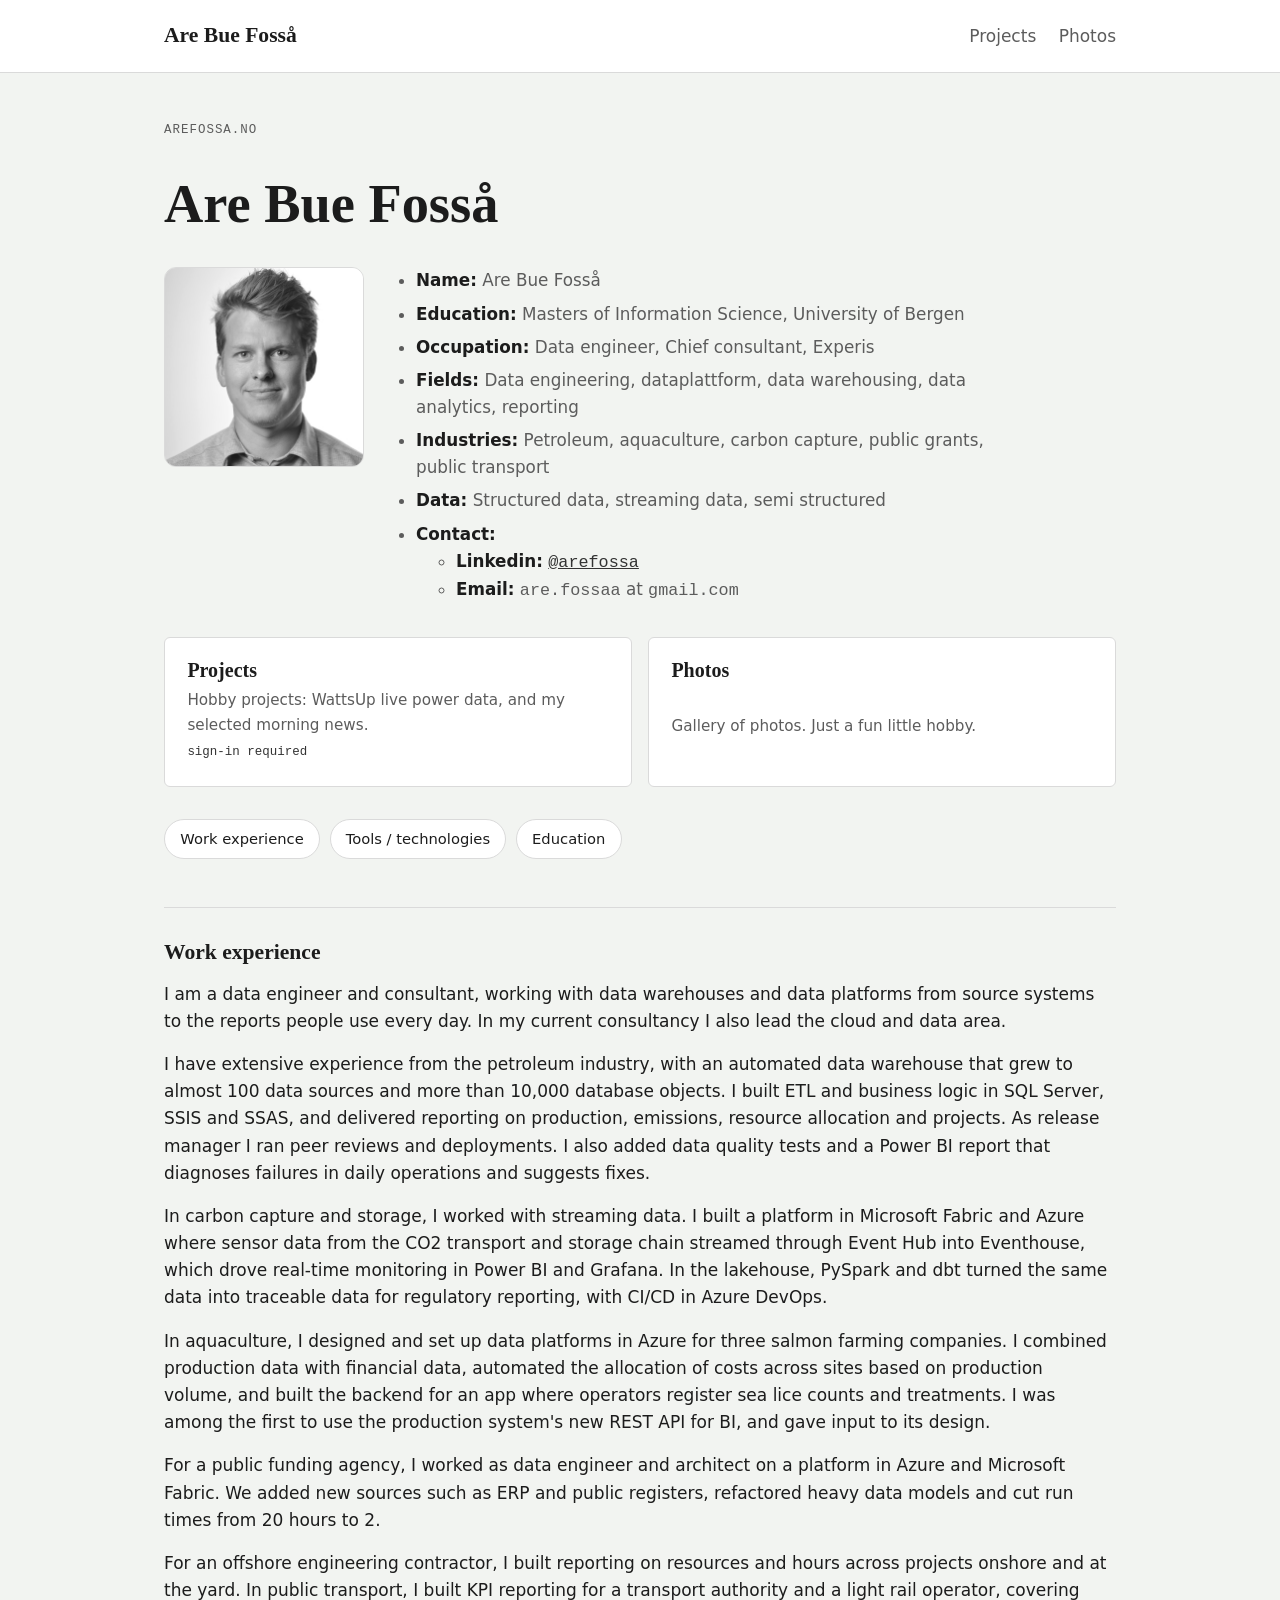
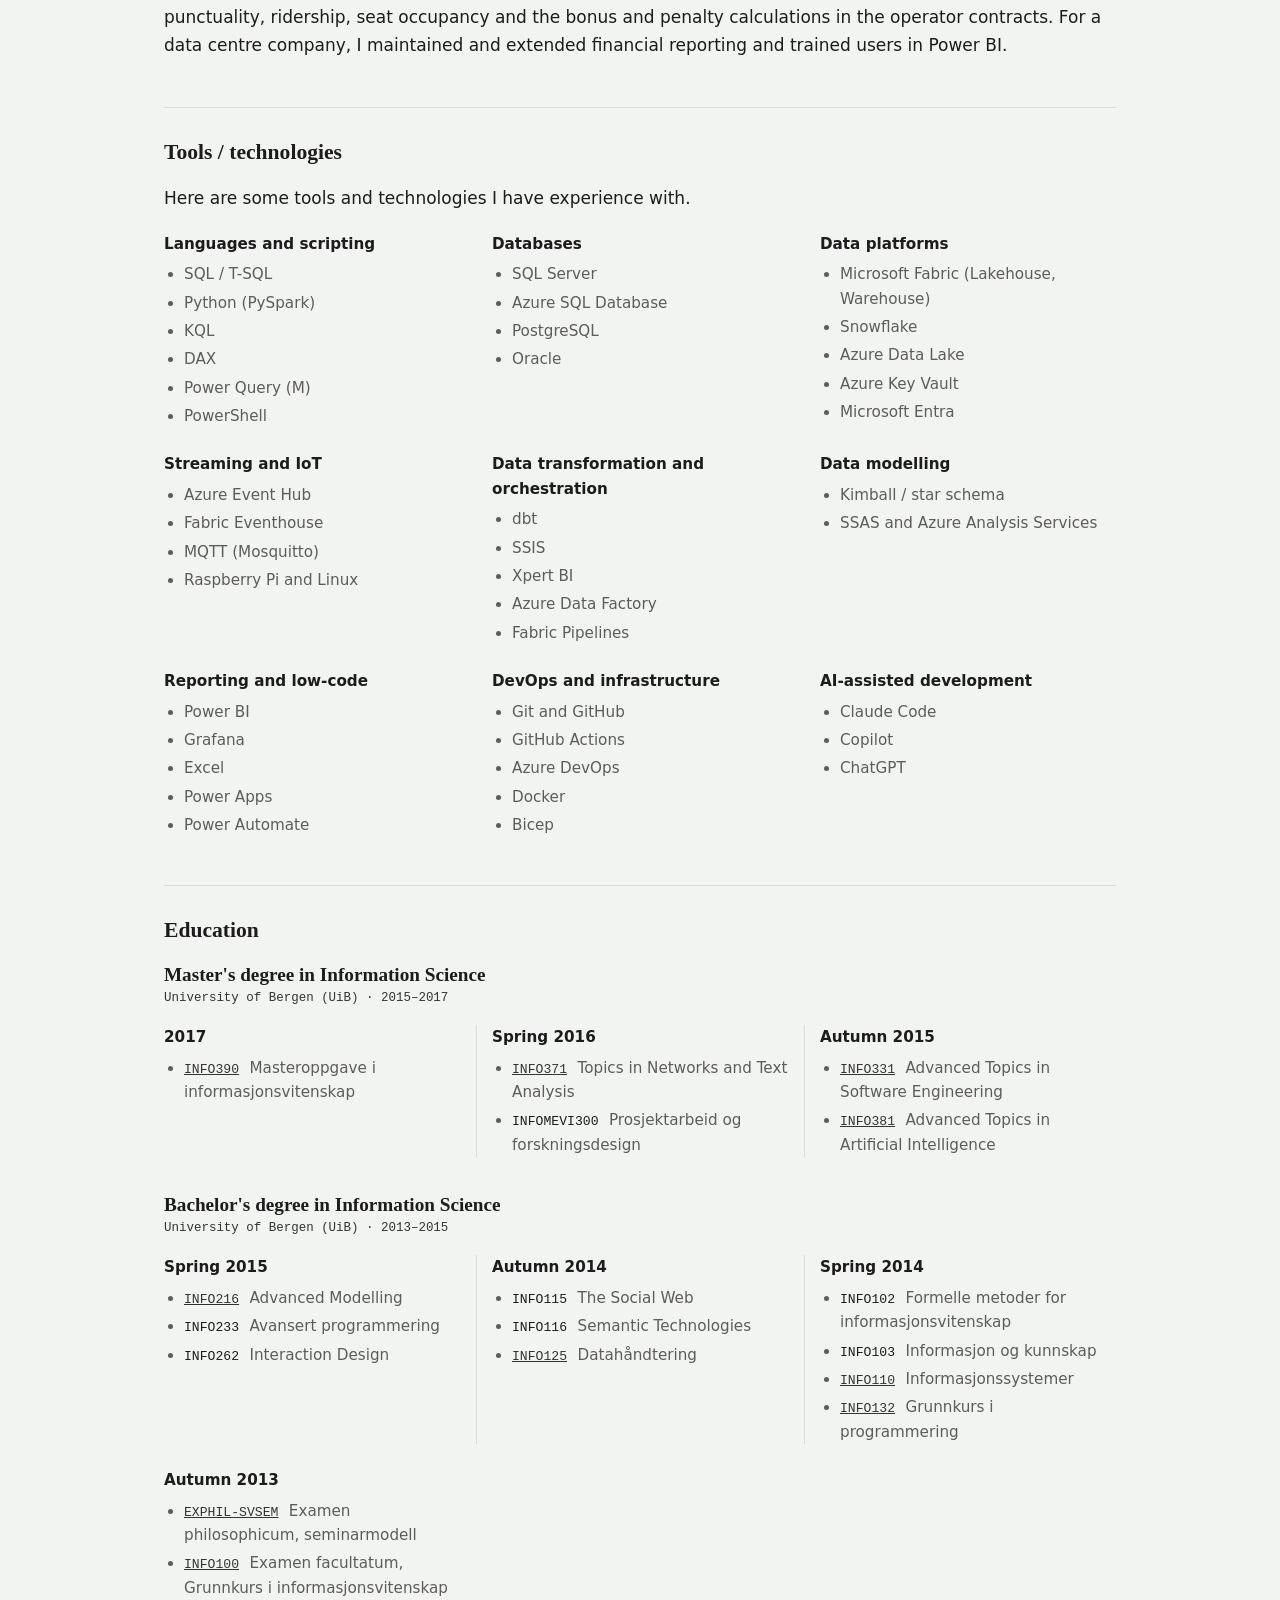
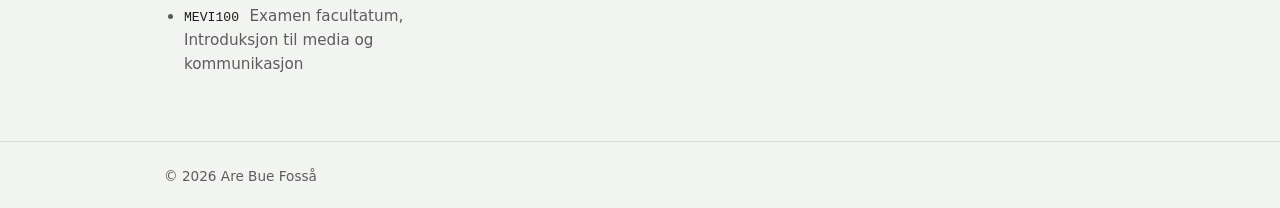
<file: index.html>
<!doctype html>
<html lang="en">
<head>
  <meta charset="utf-8">
  <meta name="viewport" content="width=device-width, initial-scale=1, viewport-fit=cover">
  <title>Are Bue Fosså</title>
  <meta name="description" content="Are Bue Fosså, senior data engineer: photos, projects and work experience.">
  <link rel="icon" href="/assets/favicon.svg" type="image/svg+xml">
  <link rel="stylesheet" href="/assets/style.css">
</head>
<body>
  <header class="site-header">
    <div class="wrap">
      <a class="brand" href="/">Are Bue Fosså</a>
      <nav class="site-nav" aria-label="Main">
        <a href="/projects/">Projects</a>
        <a href="/photos/">Photos</a>
      </nav>
    </div>
  </header>

  <main>
    <div class="wrap">
      <p class="eyebrow">arefossa.no</p>
      <h1>Are Bue Fosså</h1>
      <div class="bio">
        <img class="portrait" src="/assets/portrait.jpg" alt="Are Bue Fosså" width="200" height="200">
        <ul class="facts">
          <li><strong>Name:</strong> Are Bue Fosså</li>
          <li><strong>Education:</strong> Masters of Information Science, University of Bergen</li>
          <li><strong>Occupation:</strong> Data engineer, Chief consultant, Experis</li>
          <li><strong>Fields:</strong> Data engineering, dataplattform, data warehousing, data analytics, reporting</li>
          <li><strong>Industries:</strong> Petroleum, aquaculture, carbon capture, public grants, public transport</li>
          <li><strong>Data:</strong> Structured data, streaming data, semi structured</li>
          <li><strong>Contact:</strong> 
              <ul>
                <li><strong>Linkedin:</strong> <a href="https://www.linkedin.com/in/are-foss%C3%A5-92b20882/">
                  <code>@arefossa</code>
                </a></li>
                <li><strong>Email:</strong> <code>are.fossaa</code> at <code>gmail.com</code></li>
              </ul>
            </li>
        </ul>
      </div>

      <ul class="tiles">
        <li>
          <a class="tile" href="/projects/">
            <h2>Projects</h2>
            <p>Hobby projects: WattsUp live power data, and my selected morning news.</p>
            <span class="meta">sign-in required</span>
          </a>
        </li>
        <li>
          <a class="tile" href="/photos/">
            <h2>Photos</h2>
            <p>Gallery of photos. Just a fun little hobby.</p>
          </a>
        </li>
      </ul>

      <!-- Snarveier ned til seksjonene under, mindre enn flisene over. -->
      <nav class="jump" aria-label="On this page">
        <a href="#experience">Work experience</a>
        <a href="#skills">Tools / technologies</a>
        <a href="#education">Education</a>
      </nav>

      <section class="experience" id="experience" aria-labelledby="experience-title">
        <h2 id="experience-title">Work experience</h2>
        <div class="prose">
          <p>I am a data engineer and consultant, working with data warehouses and data platforms from
            source systems to the reports people use every day. In my current consultancy I also lead the
            cloud and data area.</p>
          <p>I have extensive experience from the petroleum industry, with an automated data warehouse that
            grew to almost 100 data sources and more than 10,000 database objects. I built ETL and business
            logic in SQL Server, SSIS and SSAS, and delivered reporting on production, emissions, resource
            allocation and projects. As release manager I ran peer reviews and deployments. I also added data
            quality tests and a Power BI report that diagnoses failures in daily operations and suggests
            fixes.</p>
          <p>In carbon capture and storage, I worked with streaming data. I built a platform in Microsoft Fabric
            and Azure where sensor data from the CO2 transport and storage chain streamed through Event Hub
            into Eventhouse, which drove real-time monitoring in Power BI and Grafana. In the lakehouse,
            PySpark and dbt turned the same data into traceable data for regulatory reporting, with CI/CD in
            Azure DevOps.</p>
          <p>In aquaculture, I designed and set up data platforms in Azure for three salmon farming companies.
            I combined production data with financial data, automated the allocation of costs across sites
            based on production volume, and built the backend for an app where operators register sea lice
            counts and treatments. I was among the first to use the production system's new REST API for BI,
            and gave input to its design.</p>
          <p>For a public funding agency, I worked as data engineer and architect on a platform in Azure and
            Microsoft Fabric. We added new sources such as ERP and public registers, refactored heavy data
            models and cut run times from 20 hours to 2.</p>
          <p>For an offshore engineering contractor, I built reporting on resources and hours across projects
            onshore and at the yard. In public transport, I built KPI reporting for a transport authority and a
            light rail operator, covering punctuality, ridership, seat occupancy and the bonus and penalty
            calculations in the operator contracts. For a data centre company, I maintained and extended
            financial reporting and trained users in Power BI.</p>
        </div>
      </section>

      <!-- Verktøy og teknologier fra CV-en, gruppert etter hva de brukes til. Hver teknologi står bare
           ett sted. -->
      <section class="skills" id="skills" aria-labelledby="skills-title">
        <h2 id="skills-title">Tools / technologies</h2>
        <div class="prose">
          <p>Here are some tools and technologies I have experience with.</p>
        </div>
        <div class="skill-groups">
          <div class="skill-group">
            <h3>Languages and scripting</h3>
            <ul>
              <li>SQL / T-SQL</li>
              <li>Python (PySpark)</li>
              <li>KQL</li>
              <li>DAX</li>
              <li>Power Query (M)</li>
              <li>PowerShell</li>
            </ul>
          </div>
          <div class="skill-group">
            <h3>Databases</h3>
            <ul>
              <li>SQL Server</li>
              <li>Azure SQL Database</li>
              <li>PostgreSQL</li>
              <li>Oracle</li>
            </ul>
          </div>
          <div class="skill-group">
            <h3>Data platforms</h3>
            <ul>
              <li>Microsoft Fabric (Lakehouse, Warehouse)</li>
              <li>Snowflake</li>
              <li>Azure Data Lake</li>
              <li>Azure Key Vault</li>
              <li>Microsoft Entra</li>
            </ul>
          </div>
          <div class="skill-group">
            <h3>Streaming and IoT</h3>
            <ul>
              <li>Azure Event Hub</li>
              <li>Fabric Eventhouse</li>
              <li>MQTT (Mosquitto)</li>
              <li>Raspberry Pi and Linux</li>
            </ul>
          </div>
          <div class="skill-group">
            <h3>Data transformation and orchestration</h3>
            <ul>
              <li>dbt</li>
              <li>SSIS</li>
              <li>Xpert BI</li>
              <li>Azure Data Factory</li>
              <li>Fabric Pipelines</li>
            </ul>
          </div>
          <div class="skill-group">
            <h3>Data modelling</h3>
            <ul>
              <li>Kimball / star schema</li>
              <li>SSAS and Azure Analysis Services</li>
            </ul>
          </div>
          <div class="skill-group">
            <h3>Reporting and low-code</h3>
            <ul>
              <li>Power BI</li>
              <li>Grafana</li>
              <li>Excel</li>
              <li>Power Apps</li>
              <li>Power Automate</li>
            </ul>
          </div>
          <div class="skill-group">
            <h3>DevOps and infrastructure</h3>
            <ul>
              <li>Git and GitHub</li>
              <li>GitHub Actions</li>
              <li>Azure DevOps</li>
              <li>Docker</li>
              <li>Bicep</li>
            </ul>
          </div>
          <div class="skill-group">
            <h3>AI-assisted development</h3>
            <ul>
              <li>Claude Code</li>
              <li>Copilot</li>
              <li>ChatGPT</li>
            </ul>
          </div>
        </div>
      </section>

      <!-- Fagkodene lenker til UiBs emnesider der de fortsatt finnes. Fag som er lagt ned (404 hos UiB)
           står uten lenke. -->
      <section class="education" id="education" aria-labelledby="education-title">
        <h2 id="education-title">Education</h2>

        <article class="degree">
          <div class="degree-head">
            <h3>Master's degree in Information Science</h3>
            <p class="meta">University of Bergen (UiB) · 2015–2017</p>
          </div>
          <div class="terms">
            <div class="term">
              <h4>2017</h4>
              <ul class="courses">
                <li><a href="https://www.uib.no/en/studies/courses/info390">INFO390</a> Masteroppgave i informasjonsvitenskap</li>
              </ul>
            </div>
            <div class="term">
              <h4>Spring 2016</h4>
              <ul class="courses">
                <li><a href="https://www.uib.no/en/studies/courses/info371">INFO371</a> Topics in Networks and Text Analysis</li>
                <li><span class="code">INFOMEVI300</span> Prosjektarbeid og forskningsdesign</li>
              </ul>
            </div>
            <div class="term">
              <h4>Autumn 2015</h4>
              <ul class="courses">
                <li><a href="https://www.uib.no/en/studies/courses/info331">INFO331</a> Advanced Topics in Software Engineering</li>
                <li><a href="https://www.uib.no/en/studies/courses/info381">INFO381</a> Advanced Topics in Artificial Intelligence</li>
              </ul>
            </div>
          </div>
        </article>

        <article class="degree">
          <div class="degree-head">
            <h3>Bachelor's degree in Information Science</h3>
            <p class="meta">University of Bergen (UiB) · 2013–2015</p>
          </div>
          <div class="terms">
            <div class="term">
              <h4>Spring 2015</h4>
              <ul class="courses">
                <li><a href="https://www.uib.no/en/studies/courses/info216">INFO216</a> Advanced Modelling</li>
                <li><span class="code">INFO233</span> Avansert programmering</li>
                <li><span class="code">INFO262</span> Interaction Design</li>
              </ul>
            </div>
            <div class="term">
              <h4>Autumn 2014</h4>
              <ul class="courses">
                <li><span class="code">INFO115</span> The Social Web</li>
                <li><span class="code">INFO116</span> Semantic Technologies</li>
                <li><a href="https://www.uib.no/en/studies/courses/info125">INFO125</a> Datahåndtering</li>
              </ul>
            </div>
            <div class="term">
              <h4>Spring 2014</h4>
              <ul class="courses">
                <li><span class="code">INFO102</span> Formelle metoder for informasjonsvitenskap</li>
                <li><span class="code">INFO103</span> Informasjon og kunnskap</li>
                <li><a href="https://www.uib.no/en/studies/courses/info110">INFO110</a> Informasjonssystemer</li>
                <li><a href="https://www.uib.no/en/studies/courses/info132">INFO132</a> Grunnkurs i programmering</li>
              </ul>
            </div>
            <div class="term">
              <h4>Autumn 2013</h4>
              <ul class="courses">
                <li><a href="https://www.uib.no/en/studies/courses/exphil-svsem">EXPHIL-SVSEM</a> Examen philosophicum, seminarmodell</li>
                <li><a href="https://www.uib.no/en/studies/courses/info100">INFO100</a> Examen facultatum, Grunnkurs i informasjonsvitenskap</li>
                <li><span class="code">MEVI100</span> Examen facultatum, Introduksjon til media og kommunikasjon</li>
              </ul>
            </div>
          </div>
        </article>
      </section>
    </div>
  </main>

  <footer class="site-footer">
    <div class="wrap">© 2026 Are Bue Fosså</div>
  </footer>
</body>
</html>
</file>
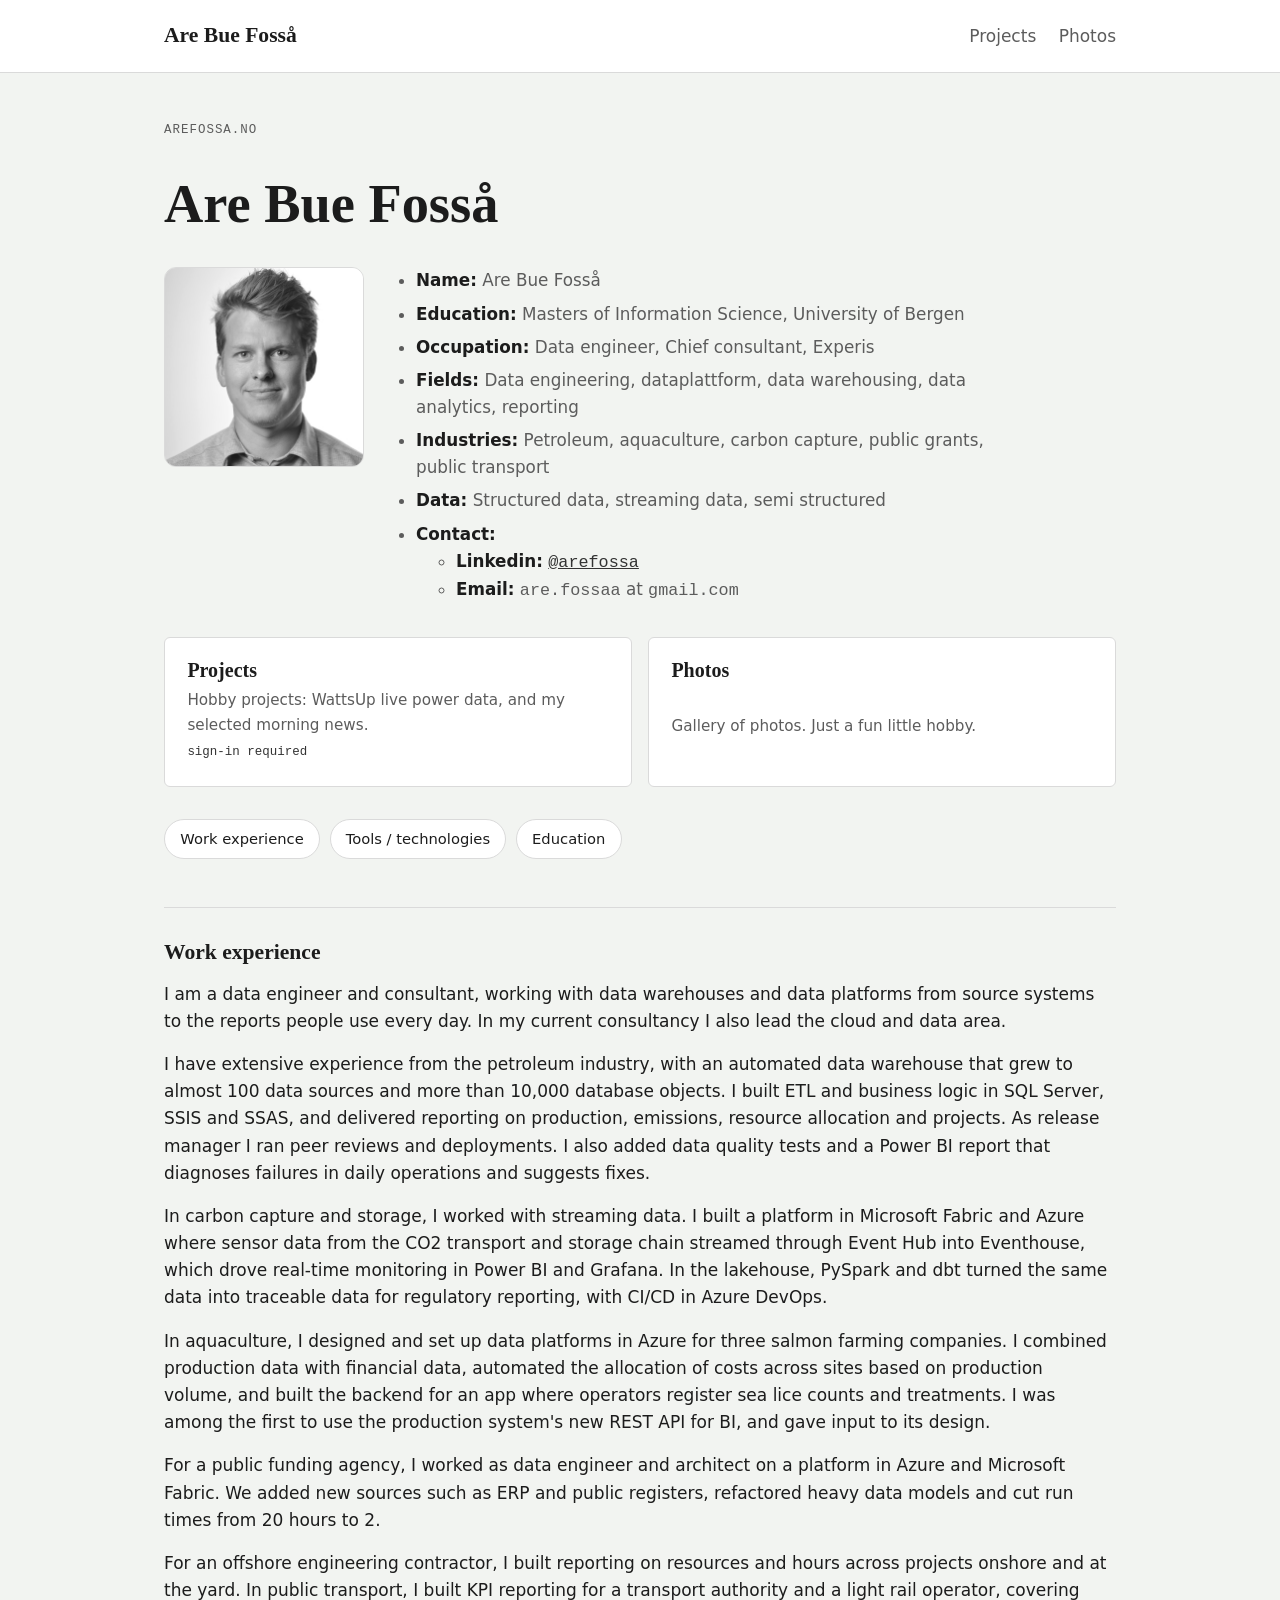
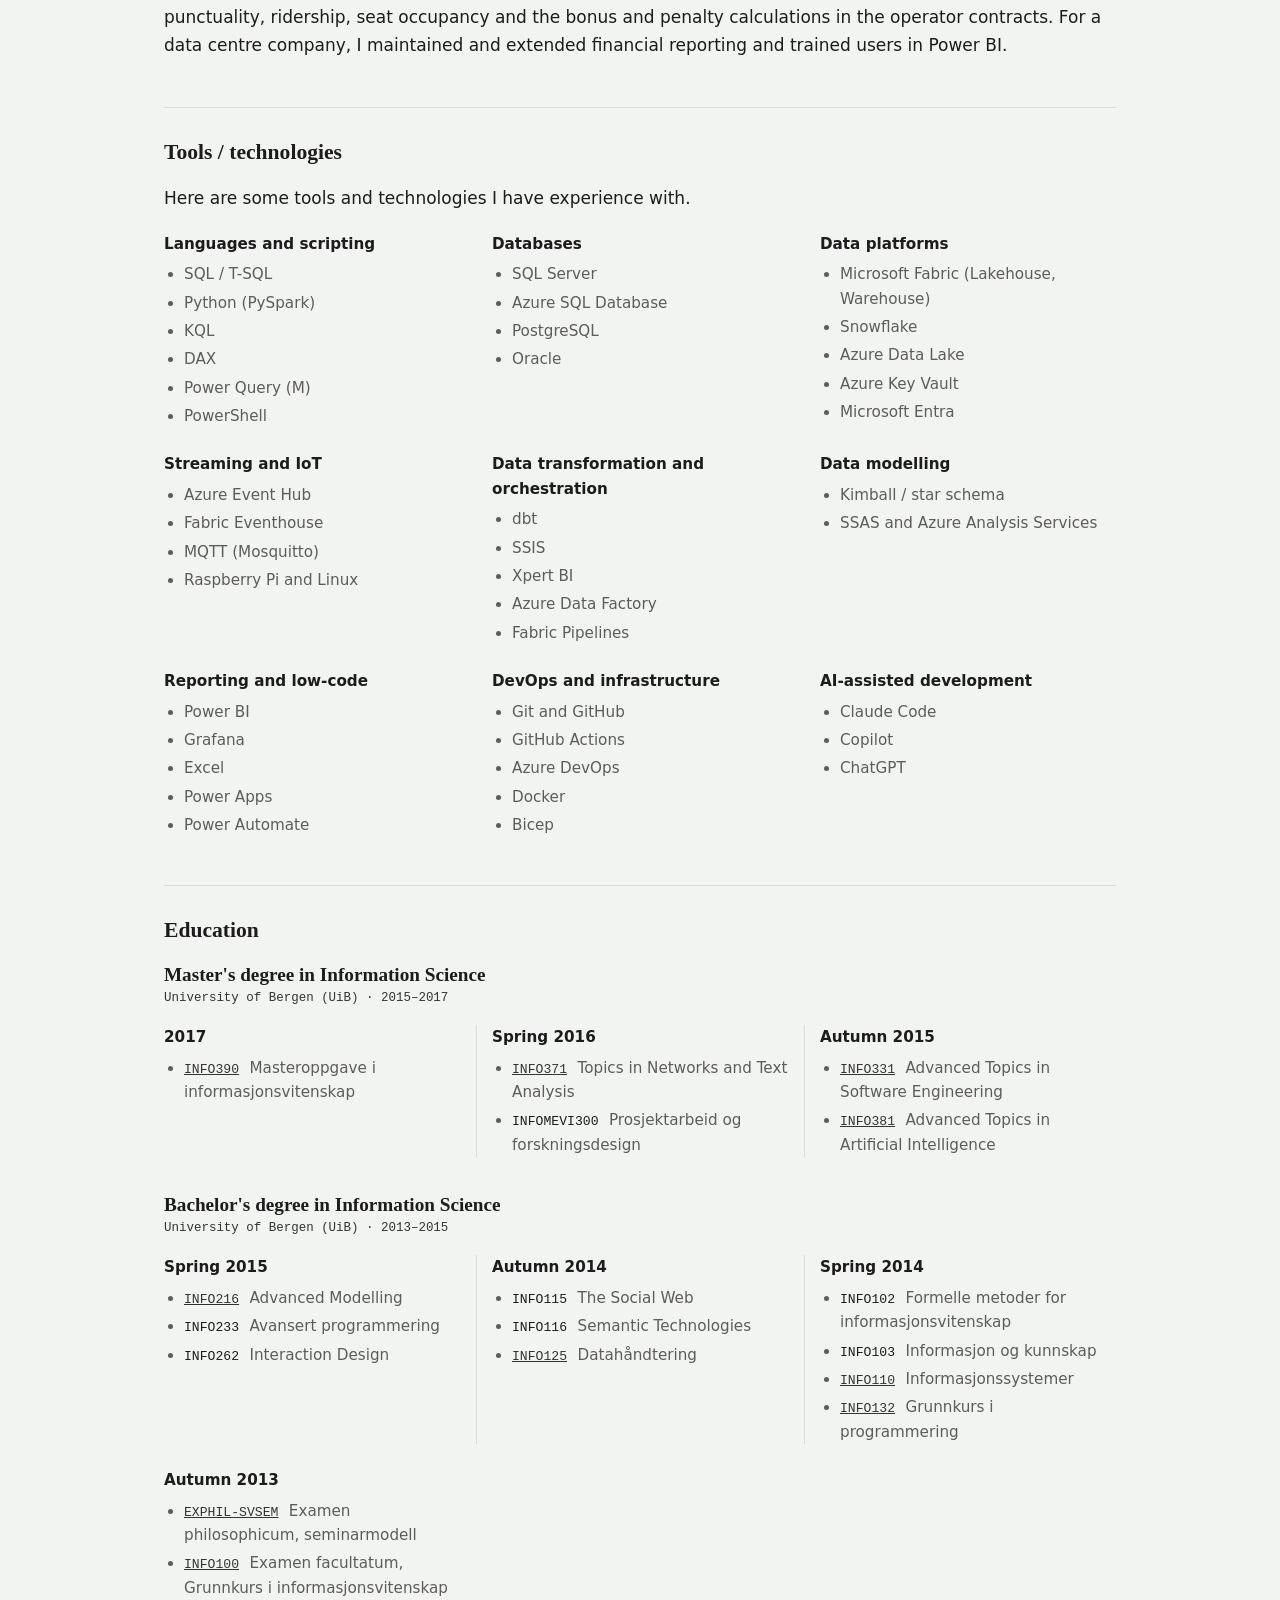
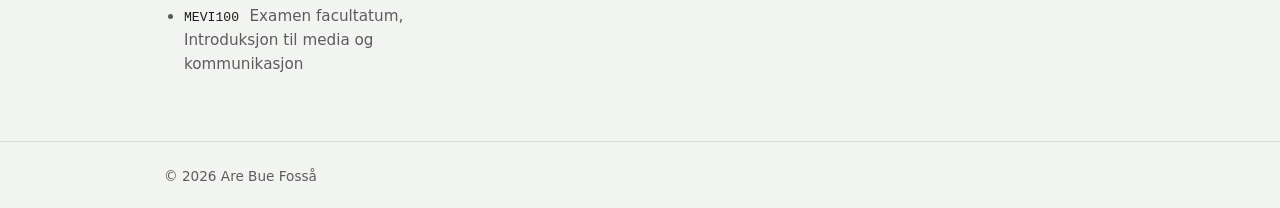
<file: about/index.html>
<!doctype html>
<html lang="en">
<head>
  <meta charset="utf-8">
  <title>Are Bue Fosså</title>
  <meta name="robots" content="noindex">
  <link rel="canonical" href="https://www.arefossa.no/">
  <meta http-equiv="refresh" content="0; url=/">
</head>
<body>
  <p>This page has moved to the <a href="/">front page</a>.</p>
</body>
</html>
</file>
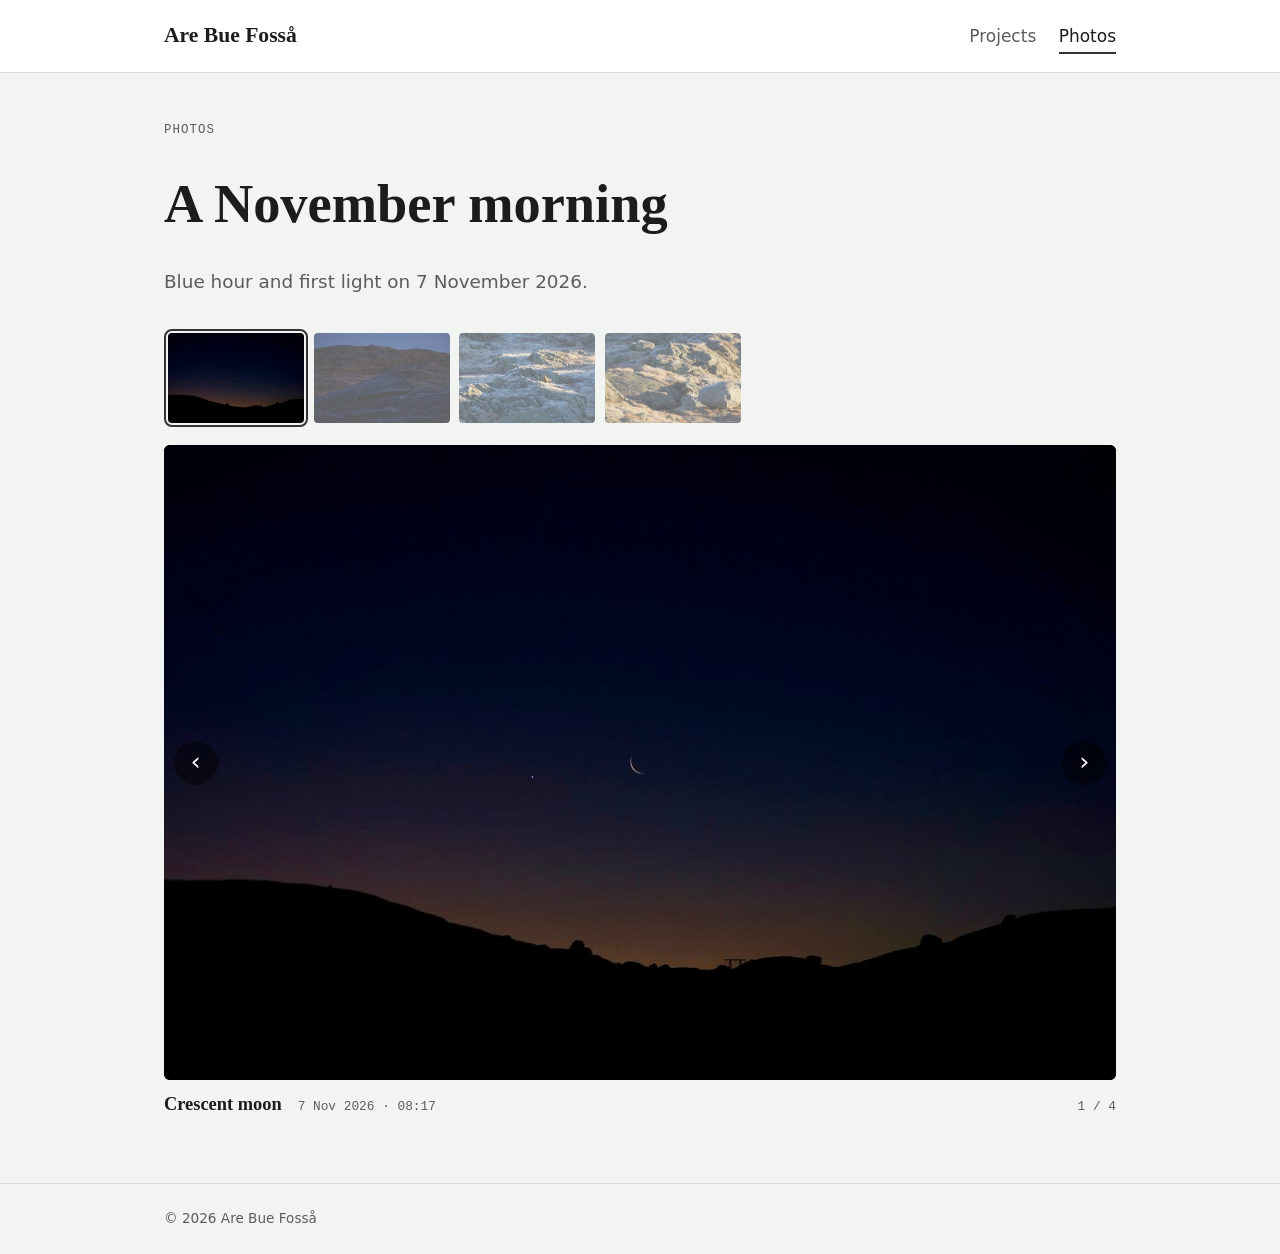
<file: photos/index.html>
<!doctype html>
<html lang="en">
<head>
  <meta charset="utf-8">
  <meta name="viewport" content="width=device-width, initial-scale=1, viewport-fit=cover">
  <title>Photos · Are Bue Fosså</title>
  <meta name="description" content="Photos by Are Bue Fosså.">
  <link rel="icon" href="/assets/favicon.svg" type="image/svg+xml">
  <link rel="stylesheet" href="/assets/style.css">
</head>
<body>
  <header class="site-header">
    <div class="wrap">
      <a class="brand" href="/">Are Bue Fosså</a>
      <nav class="site-nav" aria-label="Main">
        <a href="/projects/">Projects</a>
        <a href="/photos/" aria-current="page">Photos</a>
      </nav>
    </div>
  </header>

  <main>
    <div class="wrap">
      <p class="eyebrow">Photos</p>
      <h1>A November morning</h1>
      <p class="lede">Blue hour and first light on 7 November 2026.</p>

      <!-- Miniatyrene velger hvilket bilde som vises stort. Uten skript virker de som lenker til
           #id, og CSS viser bildet med den id-en. Nye bilder: se README (Bilder). -->
      <div class="viewer" id="viewer">
        <ul class="thumbs" aria-label="Choose a photo">
          <li><a href="#moon" aria-current="true"><img src="/photos/img/2026-11-07-moon-thumb.jpg" width="400" height="267" alt="Crescent moon"></a></li>
          <li><a href="#boat"><img src="/photos/img/2026-11-07-boat-thumb.jpg" width="400" height="267" alt="Upturned boat"></a></li>
          <li><a href="#fox"><img src="/photos/img/2026-11-07-fox-thumb.jpg" width="400" height="225" alt="Fox in the sun"></a></li>
          <li><a href="#fox-2"><img src="/photos/img/2026-11-07-fox-2-thumb.jpg" width="400" height="225" alt="Fox on the move"></a></li>
        </ul>

        <div class="stage">
          <figure id="moon">
            <div class="frame"><img src="/photos/img/2026-11-07-moon-960.jpg" srcset="/photos/img/2026-11-07-moon-960.jpg 960w, /photos/img/2026-11-07-moon-1920.jpg 1920w" sizes="(min-width: 62rem) 59.5rem, calc(100vw - 40px)" width="1920" height="1280" fetchpriority="high" alt="A thin crescent moon and a bright point of light above the dark outline of a hill, in a deep blue sky that turns orange at the horizon."></div>
            <figcaption><span class="title">Crescent moon</span> <span class="when">7 Nov 2026 · 08:17</span> <span class="count"></span></figcaption>
          </figure>
          <figure id="boat">
            <div class="frame"><img src="/photos/img/2026-11-07-boat-960.jpg" srcset="/photos/img/2026-11-07-boat-960.jpg 960w, /photos/img/2026-11-07-boat-1920.jpg 1920w" sizes="(min-width: 62rem) 59.5rem, calc(100vw - 40px)" width="1920" height="1280" loading="lazy" alt="An upturned boat on bare rock in the blue hour, below a rocky ridge with a small cairn on top."></div>
            <figcaption><span class="title">Upturned boat</span> <span class="when">7 Nov 2026 · 08:18</span> <span class="count"></span></figcaption>
          </figure>
          <figure id="fox">
            <div class="frame"><img src="/photos/img/2026-11-07-fox-960.jpg" srcset="/photos/img/2026-11-07-fox-960.jpg 960w, /photos/img/2026-11-07-fox-1920.jpg 1920w" sizes="(min-width: 62rem) 59.5rem, calc(100vw - 40px)" width="1920" height="1080" loading="lazy" alt="A red fox sitting on a frosty rock in low morning sun, looking towards the camera."></div>
            <figcaption><span class="title">Fox in the sun</span> <span class="when">7 Nov 2026 · 10:02</span> <span class="count"></span></figcaption>
          </figure>
          <figure id="fox-2">
            <div class="frame"><img src="/photos/img/2026-11-07-fox-2-960.jpg" srcset="/photos/img/2026-11-07-fox-2-960.jpg 960w, /photos/img/2026-11-07-fox-2-1920.jpg 1920w" sizes="(min-width: 62rem) 59.5rem, calc(100vw - 40px)" width="1920" height="1080" loading="lazy" alt="A red fox with a white-tipped tail walking between boulders and frosted grass."></div>
            <figcaption><span class="title">Fox on the move</span> <span class="when">7 Nov 2026 · 10:03</span> <span class="count"></span></figcaption>
          </figure>

          <div class="nav">
            <button type="button" data-step="-1" aria-label="Previous photo"><span aria-hidden="true">‹</span></button>
            <button type="button" data-step="1" aria-label="Next photo"><span aria-hidden="true">›</span></button>
          </div>
        </div>
        <p class="sr-only" id="viewer-status" aria-live="polite"></p>
      </div>
    </div>
  </main>

  <footer class="site-footer">
    <div class="wrap">© 2026 Are Bue Fosså</div>
  </footer>

  <script src="/photos/photos.js"></script>
</body>
</html>
</file>
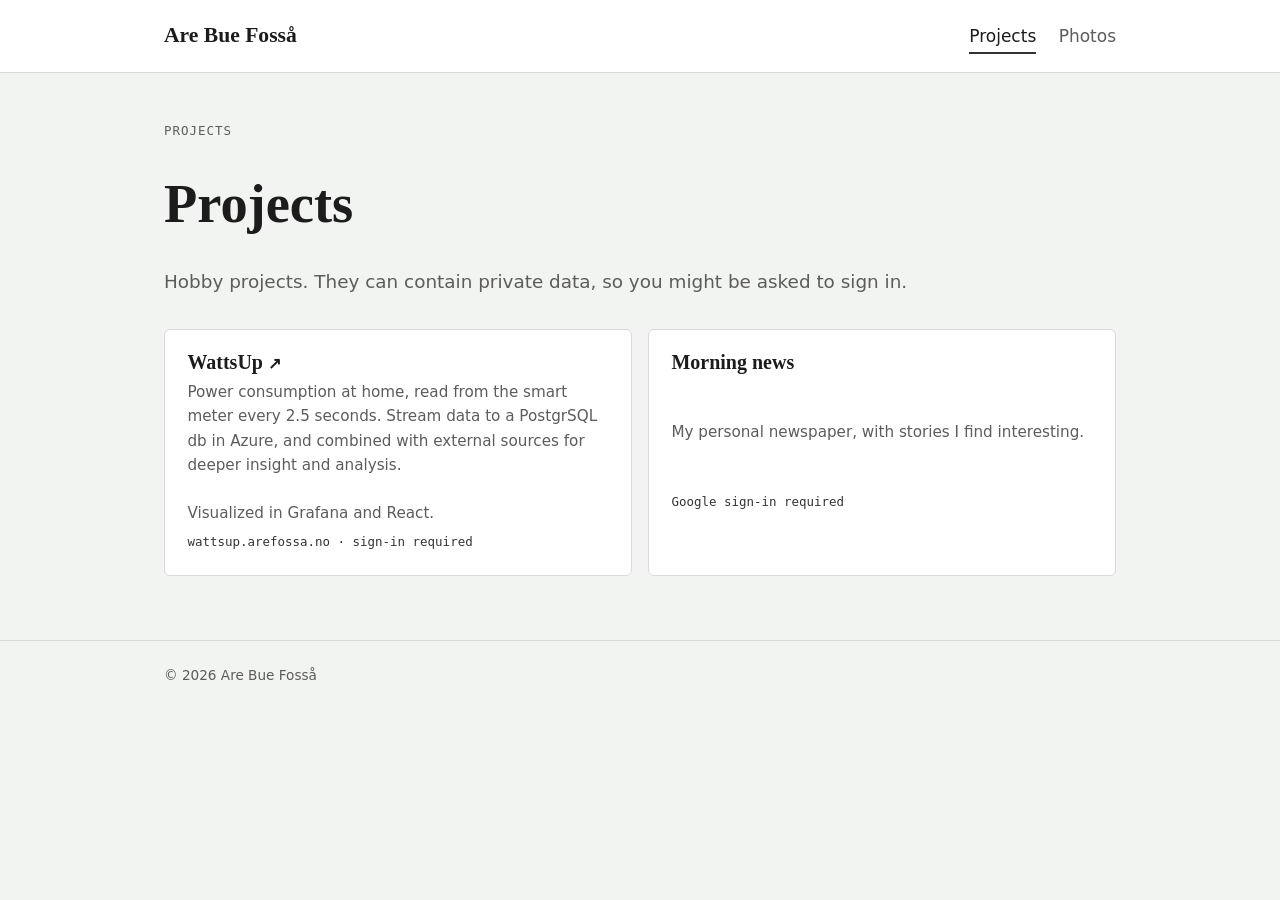
<file: projects/index.html>
<!doctype html>
<html lang="en">
<head>
  <meta charset="utf-8">
  <meta name="viewport" content="width=device-width, initial-scale=1, viewport-fit=cover">
  <title>Projects · Are Bue Fosså</title>
  <meta name="description" content="Hobby projects by Are Bue Fosså: WattsUp and morning news.">
  <link rel="icon" href="/assets/favicon.svg" type="image/svg+xml">
  <link rel="stylesheet" href="/assets/style.css">
</head>
<body>
  <header class="site-header">
    <div class="wrap">
      <a class="brand" href="/">Are Bue Fosså</a>
      <nav class="site-nav" aria-label="Main">
        <a href="/projects/" aria-current="page">Projects</a>
        <a href="/photos/">Photos</a>
      </nav>
    </div>
  </header>

  <main>
    <div class="wrap">
      <p class="eyebrow">Projects</p>
      <h1>Projects</h1>
      <p class="lede">Hobby projects. They can contain private data, so you might be asked to sign in.</p>

      <ul class="tiles">
        <li>
          <a class="tile" href="https://wattsup.arefossa.no/">
            <h2>WattsUp <span class="ext" aria-hidden="true">↗</span></h2>
            <p>Power consumption at home, read from the smart meter every 2.5 seconds. Stream data to a PostgrSQL db in Azure,
               and combined with external sources for deeper insight and analysis.
               <br>
               <br>
              Visualized in Grafana and React.</p>
            <span class="meta">wattsup.arefossa.no · sign-in required</span>
          </a>
        </li>
        <li>
          <a class="tile" href="/morning-news/">
            <h2>Morning news</h2>
            <p>My personal newspaper, with stories I find interesting.</p>
            <span class="meta">Google sign-in required</span>
          </a>
        </li>
      </ul>
    </div>
  </main>

  <footer class="site-footer">
    <div class="wrap">© 2026 Are Bue Fosså</div>
  </footer>
</body>
</html>
</file>
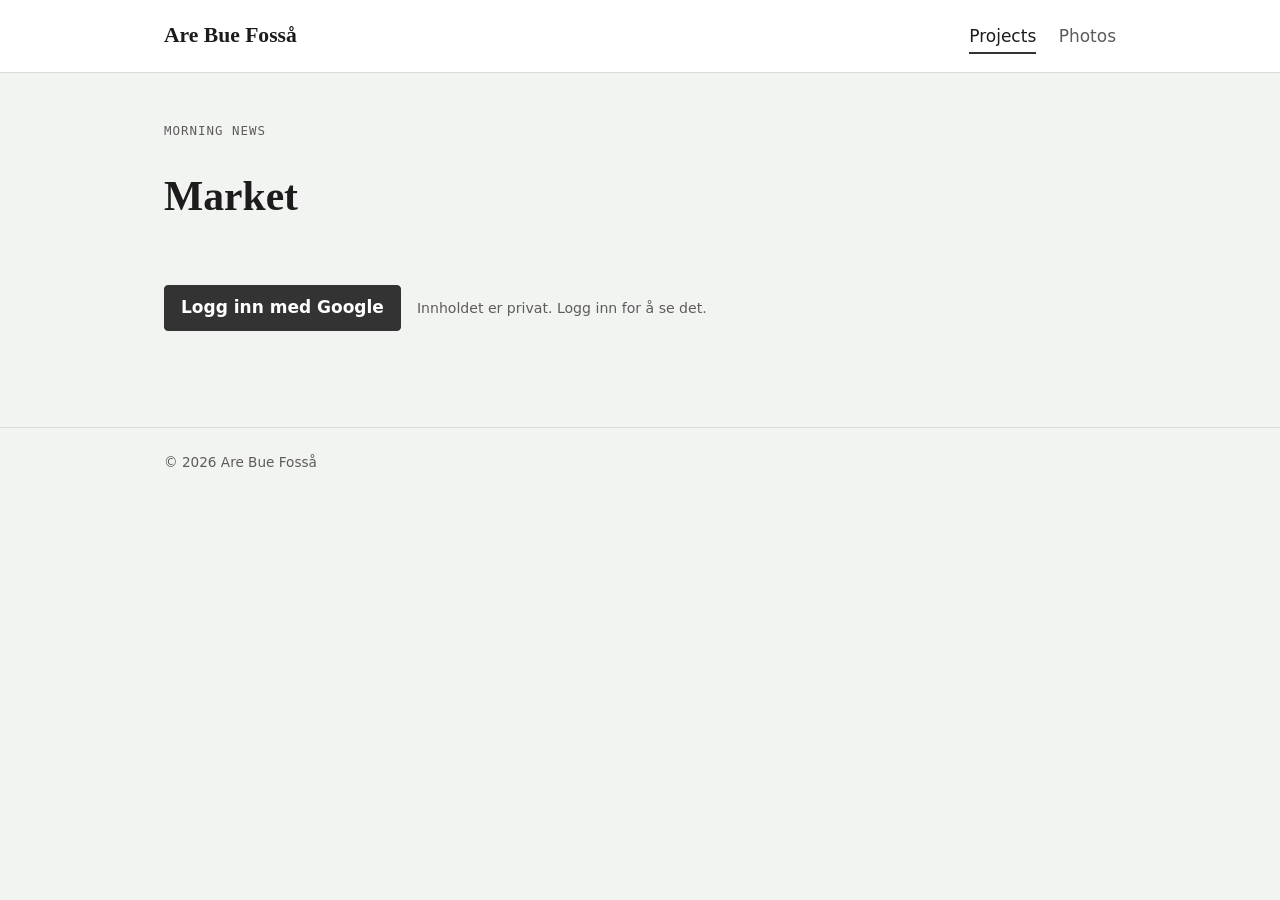
<file: morning-news/market/index.html>
<!doctype html>
<html lang="nb">
<head>
  <meta charset="utf-8">
  <meta name="viewport" content="width=device-width, initial-scale=1, viewport-fit=cover">
  <title>Market · Are Bue Fosså</title>
  <!-- Innholdet ligger i en privat Google Drive-mappe og hentes etter innlogging. Siden selv er
       et tomt skall og skal ikke i søkemotorer. -->
  <meta name="robots" content="noindex, nofollow">
  <link rel="icon" href="/assets/favicon.svg" type="image/svg+xml">
  <link rel="stylesheet" href="/assets/style.css">
  <link rel="stylesheet" href="/morning-news/market/market.css">
</head>
<body>
  <header class="site-header">
    <div class="wrap">
      <a class="brand" href="/">Are Bue Fosså</a>
      <nav class="site-nav" aria-label="Main">
        <a href="/projects/" aria-current="page">Projects</a>
        <a href="/photos/">Photos</a>
      </nav>
    </div>
  </header>

  <main>
    <div class="wrap market">
      <p class="eyebrow" id="eyebrow">Morning news</p>
      <h1 id="title">Market</h1>
      <p class="lede" id="intro"></p>
      <div class="signin" id="signin">
        <button type="button" class="button" id="login">Logg inn med Google</button>
        <p class="status" id="status" aria-live="polite">Innholdet er privat. Logg inn for å se det.</p>
      </div>
      <div id="content"></div>
    </div>
  </main>

  <footer class="site-footer">
    <div class="wrap" id="footer">© 2026 Are Bue Fosså</div>
  </footer>

  <script src="https://accounts.google.com/gsi/client" async></script>
  <script type="module" src="/morning-news/market/market.js"></script>
</body>
</html>
</file>
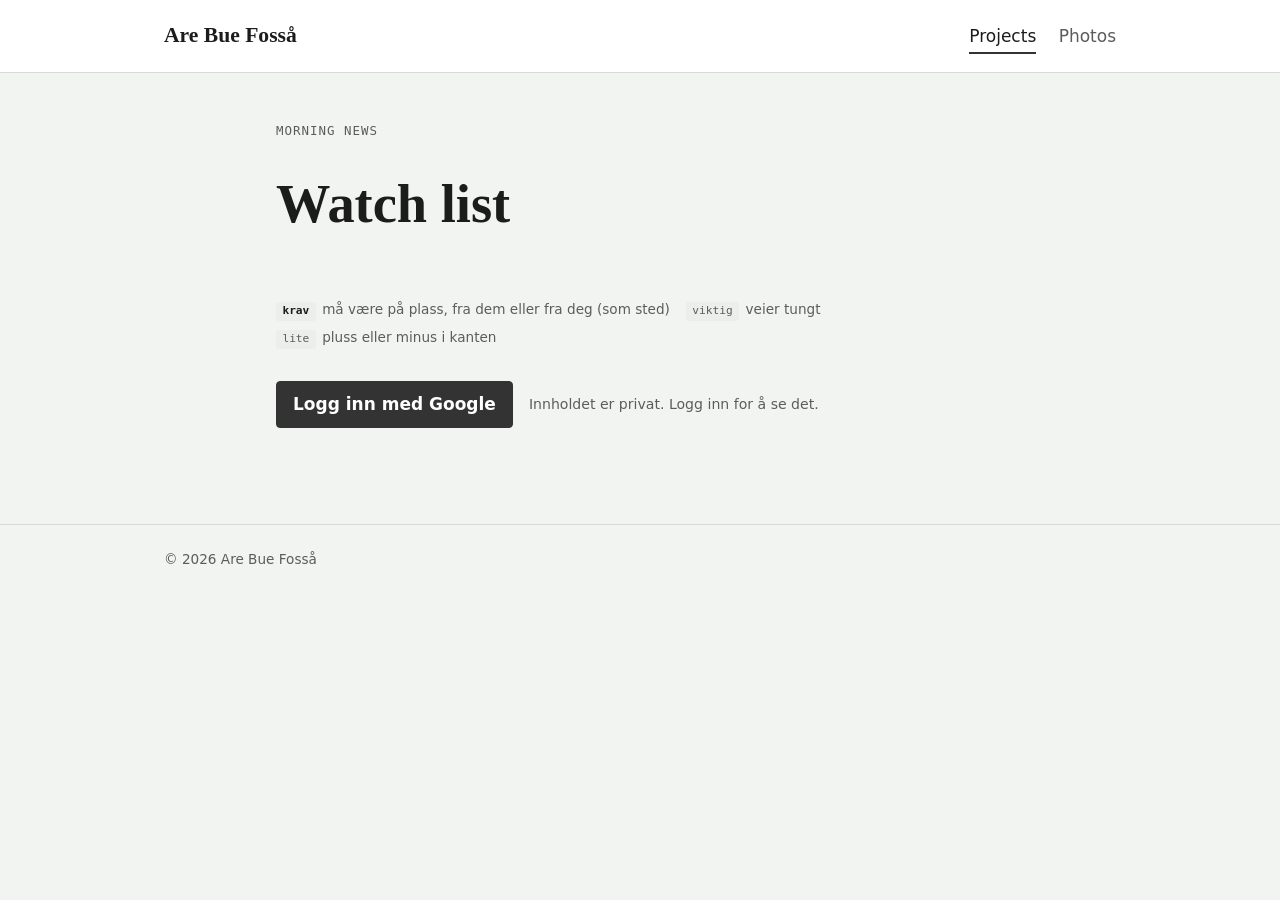
<file: morning-news/watch/index.html>
<!doctype html>
<html lang="nb">
<head>
  <meta charset="utf-8">
  <meta name="viewport" content="width=device-width, initial-scale=1, viewport-fit=cover">
  <title>Watch list · Are Bue Fosså</title>
  <!-- Innholdet ligger i en privat Google Drive-mappe og hentes etter innlogging. Siden selv er
       et tomt skall og skal ikke i søkemotorer. -->
  <meta name="robots" content="noindex, nofollow">
  <link rel="icon" href="/assets/favicon.svg" type="image/svg+xml">
  <link rel="stylesheet" href="/assets/style.css">
  <link rel="stylesheet" href="/morning-news/watch/watch.css">
</head>
<body>
  <header class="site-header">
    <div class="wrap">
      <a class="brand" href="/">Are Bue Fosså</a>
      <nav class="site-nav" aria-label="Main">
        <a href="/projects/" aria-current="page">Projects</a>
        <a href="/photos/">Photos</a>
      </nav>
    </div>
  </header>

  <main>
    <div class="wrap watch">
      <p class="eyebrow">Morning news</p>
      <h1>Watch list</h1>
      <p class="lede" id="intro"></p>
      <div class="legend" aria-label="Vekt">
        <span><span class="w krav">krav</span> må være på plass, fra dem eller fra deg (som sted)</span>
        <span><span class="w">viktig</span> veier tungt</span>
        <span><span class="w">lite</span> pluss eller minus i kanten</span>
      </div>
      <div class="signin" id="signin">
        <button type="button" class="button" id="login">Logg inn med Google</button>
        <p class="status" id="status" aria-live="polite">Innholdet er privat. Logg inn for å se det.</p>
      </div>
      <div id="content"></div>
    </div>
  </main>

  <footer class="site-footer">
    <div class="wrap" id="footer">© 2026 Are Bue Fosså</div>
  </footer>

  <script src="https://accounts.google.com/gsi/client" async></script>
  <script type="module" src="/morning-news/watch/watch.js"></script>
</body>
</html>
</file>
<file: assets/style.css>
/* arefossa.no: en enkel personlig forside. Ingen eksterne fonter eller skript, så siden laster
   raskt og sender ingenting til andre. Fargene er tokens, med mørkt tema fra systemet.
   Bakgrunnene er som før, mens tekst, streker og markeringer er nøytralt grått, svart eller hvitt
   uten grønt skjær. */
:root {
  --bg: #f2f4f1;
  --surface: #ffffff;
  --fg: #1c1c1c;
  --muted: #5c5c5c;
  --line: #dadada;
  --accent: #333333;
  --accent-soft: #e8e8e8;
  --font-display: Charter, "Bitstream Charter", "Sitka Text", Cambria, Georgia, serif;
  --font-body: system-ui, -apple-system, "Segoe UI", Roboto, "Helvetica Neue", sans-serif;
  --font-mono: ui-monospace, "Cascadia Mono", "SF Mono", Consolas, monospace;
  /* Bakgrunnen bak bildene på /photos/, lik i lyst og mørkt tema. */
  --stage: #0c100f;
  color-scheme: light;
}
@media (prefers-color-scheme: dark) {
  :root {
    --bg: #111715;
    --surface: #18201d;
    --fg: #e6e6e6;
    --muted: #a6a6a6;
    --line: #333333;
    --accent: #ffffff;
    --accent-soft: #262626;
    color-scheme: dark;
  }
}

* { box-sizing: border-box; }
html { -webkit-text-size-adjust: 100%; }
/* Lenker til #experience glir ned, men ikke for den som har bedt om mindre bevegelse. */
@media (prefers-reduced-motion: no-preference) {
  html { scroll-behavior: smooth; }
}
body {
  margin: 0;
  background: var(--bg);
  color: var(--fg);
  font-family: var(--font-body);
  font-size: 17px;
  line-height: 1.6;
}
a { color: var(--accent); }
a:focus-visible { outline: 3px solid var(--accent); outline-offset: 3px; border-radius: 2px; }

.wrap {
  max-width: 62rem;
  margin: 0 auto;
  padding-left: max(20px, env(safe-area-inset-left, 0px));
  padding-right: max(20px, env(safe-area-inset-right, 0px));
}

/* Toppen: navnet til venstre, menyen til høyre. Brytes til to linjer på smale skjermer. */
.site-header { border-bottom: 1px solid var(--line); background: var(--surface); }
.site-header .wrap {
  display: flex;
  flex-wrap: wrap;
  align-items: baseline;
  justify-content: space-between;
  gap: 0.5rem 2rem;
  padding-block: 1.1rem;
}
.brand {
  font-family: var(--font-display);
  font-size: 1.35rem;
  font-weight: 700;
  color: var(--fg);
  text-decoration: none;
}
.site-nav { display: flex; flex-wrap: wrap; gap: 0.25rem 1.4rem; }
.site-nav a {
  color: var(--muted);
  text-decoration: none;
  font-weight: 500;
  white-space: nowrap;
  padding-block: 0.15rem;
  border-bottom: 2px solid transparent;
}
.site-nav a:hover { color: var(--fg); }
.site-nav a[aria-current="page"] { color: var(--fg); border-bottom-color: var(--accent); }
.ext { font-size: 0.8em; }

main .wrap { padding-block: 3rem 4rem; display: grid; gap: 2rem; }
.eyebrow {
  margin: 0;
  font-family: var(--font-mono);
  font-size: 0.78rem;
  letter-spacing: 0.08em;
  text-transform: uppercase;
  color: var(--muted);
}
h1, h2 { font-family: var(--font-display); line-height: 1.15; text-wrap: balance; margin: 0; }
h1 { font-size: clamp(2.2rem, 6vw, 3.4rem); }
h2 { font-size: 1.35rem; }
.lede { margin: 0; font-size: 1.15rem; color: var(--muted); }
/* Ingen egne maksbredder: alt innhold følger .wrap, så alle sider har samme bredde som forsiden. */
.prose { display: grid; gap: 1rem; }
.prose p { margin: 0; }

/* Forsiden: små knapper under flisene som glir ned til seksjonene. */
.jump { display: flex; flex-wrap: wrap; gap: 0.6rem; }
.jump a {
  padding: 0.45rem 0.95rem;
  background: var(--surface);
  border: 1px solid var(--line);
  border-radius: 999px;
  color: var(--fg);
  font-size: 0.92rem;
  text-decoration: none;
  transition: border-color 0.15s ease, color 0.15s ease;
}
.jump a:hover, .jump a:focus-visible { border-color: var(--accent); color: var(--accent); }

/* Forsiden: seksjonene under flisene, litt ekstra luft over og en tynn strek som skille. */
.experience, .skills, .education { display: grid; gap: 1rem; margin-top: 1rem; padding-top: 2rem; border-top: 1px solid var(--line); }

/* Forsiden: Tools / technologies og semestrene i Education. En overskrift og en punktliste per
   kategori eller semester, uten kort, og så mange kolonner som får plass. */
.skills { gap: 1.25rem; }
.skill-groups, .terms { display: grid; gap: 1.5rem 2rem; grid-template-columns: repeat(auto-fill, minmax(15rem, 1fr)); }
.skill-group h3, .term h4 { margin: 0 0 0.4rem; font-size: 0.95rem; font-weight: 600; color: var(--fg); }
.skill-group ul, .courses { margin: 0; padding-left: 1.25rem; display: grid; gap: 0.25rem; color: var(--muted); font-size: 0.95rem; }

/* Forsiden: Education. Hver grad har eget navn og egne semestre, med ekstra luft mellom gradene. */
.education { gap: 1.25rem; }
.degree { display: grid; gap: 1rem; }
.degree + .degree { margin-top: 1rem; }
.degree-head { display: grid; gap: 0.2rem; }
.degree h3 { margin: 0; font-family: var(--font-display); font-size: 1.2rem; line-height: 1.2; }
.degree .meta { margin: 0; font-family: var(--font-mono); font-size: 0.78rem; color: var(--accent); }
/* Loddrett strek midt i mellomrommet mellom semestrene, i samme stil som strekene mellom seksjonene.
   Første semester på hver rad får også en strek, men den havner utenfor og skjules av overflow, så
   det blir bare streker mellom kolonnene og ingen på mobil. */
.terms { overflow: hidden; }
.term { position: relative; }
.term::before { content: ""; position: absolute; top: 0; bottom: 0; left: -1rem; border-left: 1px solid var(--line); }
.courses a, .courses .code { font-family: var(--font-mono); font-size: 0.82rem; margin-right: 0.35rem; }
.courses .code { color: var(--fg); }

/* Forsiden: portrettet til venstre for punktlisten, toppen på linje med første punkt. Over listen på smale skjermer. */
.bio { display: grid; gap: 1.5rem; align-items: start; }
@media (min-width: 640px) {
  .bio { grid-template-columns: 200px 1fr; gap: 2rem; }
}
.portrait {
  display: block;
  width: 200px;
  max-width: 100%;
  height: auto;
  aspect-ratio: 1;
  object-fit: cover;
  border-radius: 12px;
  border: 1px solid var(--line);
}

/* Forsiden: punktlisten om meg. */
/* Ingen maksbredde: listen får hele plassen ved siden av bildet, like bredt som flisene under.
   Blir vinduet smalt, brytes linjene, og text-wrap: pretty hindrer at ett ord står alene. */
.facts { margin: 0; padding-left: 1.25rem; display: grid; gap: 0.4rem; color: var(--muted); font-size: 1.05rem; text-wrap: pretty; }
.facts strong { color: var(--fg); font-weight: 600; }

/* Fliser (forsiden og Projects): alle på én rad som fyller hele bredden, uansett om det er to eller
   tre. På smale skjermer står de under hverandre, så ingen står alene på en rad. */
.tiles {
  list-style: none;
  margin: 0;
  padding: 0;
  display: grid;
  grid-template-columns: 1fr;
  gap: 1rem;
}
@media (min-width: 720px) {
  .tiles { grid-template-columns: none; grid-auto-flow: column; grid-auto-columns: 1fr; }
}
.tile {
  display: grid;
  gap: 0.4rem;
  height: 100%;
  padding: 1.3rem 1.4rem 1.4rem;
  background: var(--surface);
  border: 1px solid var(--line);
  border-radius: 6px;
  color: var(--fg);
  text-decoration: none;
  transition: border-color 0.15s ease, transform 0.15s ease;
}
.tile:hover { border-color: var(--accent); transform: translateY(-2px); }
.tile h2 { font-size: 1.25rem; }
.tile p { margin: 0; color: var(--muted); font-size: 0.95rem; }
.tile .meta { font-family: var(--font-mono); font-size: 0.78rem; color: var(--accent); }

/* Bilder: miniatyrer øverst, valgt bilde stort under. Rammen har fast format (3:2) og mørk
   bakgrunn i begge temaer, så siden ikke hopper når bilder med ulikt format byttes. */
.viewer { display: grid; gap: 1rem; min-width: 0; }
.thumbs {
  position: relative;
  list-style: none;
  margin: 0;
  padding: 4px 4px 6px;
  display: flex;
  gap: 0.6rem;
  overflow-x: auto;
  scroll-snap-type: x proximity;
}
.thumbs li { flex: 0 0 auto; scroll-snap-align: start; }
.thumbs a {
  display: block;
  width: 8.5rem;
  aspect-ratio: 3 / 2;
  border-radius: 4px;
  overflow: hidden;
  background: var(--stage);
  opacity: 0.6;
  outline: 2px solid transparent;
  outline-offset: 2px;
  transition: opacity 0.15s ease, outline-color 0.15s ease;
}
.thumbs a:hover { opacity: 1; }
.thumbs a[aria-current="true"] { opacity: 1; outline-color: var(--accent); }
.thumbs a:focus-visible { opacity: 1; outline: 3px solid var(--accent); }
.thumbs img { display: block; width: 100%; height: 100%; object-fit: cover; }
@media (max-width: 559px) {
  .thumbs a { width: 6.5rem; }
}

.stage { position: relative; }
.stage figure { margin: 0; display: none; gap: 0.6rem; }
.viewer.js .stage figure.is-current,
.viewer:not(.js) .stage figure:target,
.viewer:not(.js) .stage:not(:has(figure:target)) figure:first-of-type { display: grid; }
/* Rammen er aldri høyere enn det meste av skjermen. Da blir den bredere enn 3:2, og bildet får
   mørke kanter på sidene i stedet. */
.frame {
  width: 100%;
  aspect-ratio: 3 / 2;
  max-height: 80vh;
  max-height: 80svh;
  background: var(--stage);
  border-radius: 6px;
  overflow: hidden;
  /* Siden kan rulles loddrett over bildet, men knip i rammen zoomer bildet (photos.js), ikke siden.
     Når bildet er zoomet, tar skriptet alle bevegelser, så det kan dras i alle retninger. */
  touch-action: pan-y;
  user-select: none;
  -webkit-user-select: none;
}
.frame.is-zoomed { touch-action: none; cursor: grab; }
.frame.is-zoomed:active { cursor: grabbing; }
.frame img { display: block; width: 100%; height: 100%; object-fit: contain; transform-origin: 0 0; -webkit-user-drag: none; }
.stage figcaption { display: flex; flex-wrap: wrap; align-items: baseline; gap: 0.2rem 1rem; }
.stage .title { font-family: var(--font-display); font-weight: 700; font-size: 1.15rem; }
.stage .when, .stage .count { font-family: var(--font-mono); font-size: 0.8rem; color: var(--muted); }
.stage .count { margin-left: auto; }

/* Bla-knappene ligger over rammen, midt på høyden. Bare med skript. */
.nav {
  position: absolute;
  top: 0;
  left: 0;
  width: 100%;
  aspect-ratio: 3 / 2;
  max-height: 80vh;
  max-height: 80svh;
  display: flex;
  justify-content: space-between;
  align-items: center;
  padding: 0 0.6rem;
  pointer-events: none;
}
.viewer:not(.js) .nav { display: none; }
.nav button {
  pointer-events: auto;
  display: grid;
  place-items: center;
  width: 2.75rem;
  height: 2.75rem;
  padding: 0 0 0.15rem;
  border: 0;
  border-radius: 50%;
  background: rgb(0 0 0 / 0.45);
  color: #fff;
  font: 1.6rem/1 var(--font-body);
  cursor: pointer;
}
.nav button:hover { background: rgb(0 0 0 / 0.7); }
.nav button:focus-visible { outline: 3px solid #fff; outline-offset: 2px; }

.sr-only {
  position: absolute;
  width: 1px;
  height: 1px;
  margin: -1px;
  padding: 0;
  overflow: hidden;
  clip: rect(0 0 0 0);
  white-space: nowrap;
  border: 0;
}

/* Morning news: lenker til rapportene i Claude. */
.reports { list-style: none; margin: 0; padding: 0; display: grid; gap: 1rem; }
.report { display: grid; gap: 0.35rem; }
.note {
  margin: 0;
  padding: 0.8rem 1rem;
  border-left: 3px solid var(--accent);
  background: var(--accent-soft);
  border-radius: 0 4px 4px 0;
  color: var(--fg);
  font-size: 0.92rem;
}

/* Morning news: rapportene øverst og dagens xkcd under, i full bredde som resten av siden. */
.morning { display: grid; gap: 1.5rem; }
.morning-reports { display: grid; gap: 1rem; }
.xkcd { margin: 0; gap: 0.8rem; height: auto; }
.xkcd:hover { border-color: var(--line); transform: none; } /* boksen er ikke én lenke */
.xkcd-head { display: grid; gap: 0.2rem; }
.xkcd-title { color: inherit; text-decoration: none; }
.xkcd-title:hover { text-decoration: underline; }
/* Stripene er svart på hvitt, så de får hvit bakgrunn også i mørkt tema. */
.xkcd img { display: block; max-width: 100%; height: auto; margin-inline: auto; background: #fff; padding: 0.5rem; border-radius: 4px; }
.xkcd img[hidden] { display: none; }
.xkcd figcaption { display: grid; gap: 0.5rem; }
.xkcd-alt { font-style: italic; }
.xkcd .xkcd-credit { font-size: 0.8rem; }
.xkcd-credit a { color: inherit; }

/* Morning news: innlogging med Google og meldinger på sidene som leser fra Drive. */
.signin { display: flex; flex-wrap: wrap; align-items: center; gap: 0.5rem 1rem; }
.signin[hidden] { display: none; }
.button {
  font: inherit;
  font-weight: 600;
  padding: 0.55rem 1rem;
  border-radius: 4px;
  border: 1px solid var(--accent);
  background: var(--accent);
  color: var(--surface);
  cursor: pointer;
}
.button:disabled { opacity: 0.5; cursor: wait; }
.button:focus-visible { outline: 3px solid var(--accent); outline-offset: 2px; }
.status { margin: 0; font-size: 0.88rem; color: var(--muted); }
.message { margin: 0; padding: 1rem 1.1rem; background: var(--surface); border: 1px solid var(--line); border-radius: 6px; color: var(--muted); }

.site-footer { border-top: 1px solid var(--line); }
.site-footer .wrap { padding-block: 1.5rem; font-size: 0.85rem; color: var(--muted); }

@media (prefers-reduced-motion: reduce) {
  .tile, .thumbs a { transition: none; }
  .tile:hover { transform: none; }
}
</file>
<file: morning-news/market/market.css>
/* Market: rapporten som tabeller, med opp (grønn) og ned (rød). Fortegnet står alltid i teksten,
   så fargen er aldri det eneste som skiller dem. Bygger på fargene i /assets/style.css. */
:root {
  --up: #1d7a46;
  --down: #b23a2e;
  --warn: #8a5f00;
}
@media (prefers-color-scheme: dark) {
  :root {
    --up: #5cc58a;
    --down: #ef7c6f;
    --warn: #e0b54a;
  }
}

/* Tittelen er lang («Markedsrapport 11. november 2026»), så den er litt mindre enn ellers og kan
   brytes inne i ord på smale skjermer. */
.market h1 { font-size: clamp(1.8rem, 5vw, 2.6rem); overflow-wrap: anywhere; hyphens: auto; }
.market h2 { font-size: 1.2rem; }
.market section { display: grid; gap: 0.7rem; min-width: 0; }
#content { display: grid; gap: 2.4rem; min-width: 0; }
.market .small { margin: 0; color: var(--muted); font-size: 0.88rem; max-width: 46rem; }
.market .note { max-width: 46rem; }

.tbl { overflow-x: auto; border: 1px solid var(--line); border-radius: 6px; background: var(--surface); }
.tbl table { border-collapse: collapse; width: 100%; font-size: 0.86rem; line-height: 1.45; }
.tbl th, .tbl td { text-align: left; padding: 0.45rem 0.7rem; border-bottom: 1px solid var(--line); vertical-align: top; }
.tbl th {
  font: 500 0.7rem/1.3 var(--font-mono);
  letter-spacing: 0.05em;
  text-transform: uppercase;
  color: var(--muted);
  background: var(--bg);
}
.tbl tr:last-child td { border-bottom: 0; }
.tbl td.n { font-family: var(--font-mono); font-variant-numeric: tabular-nums; white-space: nowrap; }
.tbl .grp td {
  font: 600 0.7rem/1.3 var(--font-mono);
  letter-spacing: 0.06em;
  text-transform: uppercase;
  color: var(--accent);
  background: var(--bg);
}
.up { color: var(--up); }
.down { color: var(--down); }
.na { color: var(--muted); font-style: italic; }

.pill {
  display: inline-block;
  font: 500 0.72rem/1 var(--font-mono);
  padding: 0.2rem 0.45rem;
  border-radius: 999px;
  border: 1px solid currentColor;
  white-space: nowrap;
}
.pill.treff { color: var(--up); }
.pill.bom { color: var(--down); }
.pill.apen, .pill.lav { color: var(--muted); }
.pill.middels { color: var(--warn); }
.pill.hoy { color: var(--accent); }

.kpi { display: flex; flex-wrap: wrap; gap: 0.6rem; }
.kpi div { background: var(--surface); border: 1px solid var(--line); border-radius: 6px; padding: 0.5rem 0.8rem; min-width: 9rem; }
.kpi b { display: block; font: 600 1.25rem/1.2 var(--font-mono); }
.kpi span { font-size: 0.78rem; color: var(--muted); }

.points { margin: 0; padding-left: 1.2rem; display: grid; gap: 0.5rem; max-width: 46rem; }

.older details { border-top: 1px solid var(--line); padding: 0.6rem 0; }
.older summary { cursor: pointer; font-weight: 500; }
.older summary:focus-visible { outline: 3px solid var(--accent); outline-offset: 2px; }
.older .report { display: grid; gap: 1.6rem; margin-top: 1rem; }
.older .report h2 { font-size: 1.05rem; }
</file>
<file: morning-news/watch/watch.css>
/* Watch list: ukene som kort med treff og bom, vektet som krav, viktig og lite. Bygger på
   fargene i /assets/style.css og legger til treff (grønn) og bom (oransje). */
:root {
  --hit: #256b3c;
  --hit-bg: #e6f2e9;
  --miss: #a4570b;
  --miss-bg: #fbefe2;
  --chip: #eaefec;
  --warn: #a4570b;
}
@media (prefers-color-scheme: dark) {
  :root {
    --hit: #8fd3a2;
    --hit-bg: #173022;
    --miss: #f0a85a;
    --miss-bg: #2d2215;
    --chip: #22302b;
    --warn: #f0a85a;
  }
}

.watch { max-width: 48rem; }
.watch h2 { font-size: 1.2rem; display: flex; flex-wrap: wrap; align-items: baseline; gap: 0.6rem; }
.watch h2 .date { font-family: var(--font-mono); font-size: 0.8rem; color: var(--muted); font-weight: 400; }
.watch section { display: grid; gap: 0.75rem; }
.watch .note { margin: 0; color: var(--muted); font-size: 0.92rem; }
#content { display: grid; gap: 2.2rem; }

.legend { display: flex; flex-wrap: wrap; gap: 0.4rem 1rem; font-size: 0.85rem; color: var(--muted); }
.legend > span { display: inline-flex; align-items: baseline; gap: 0.4rem; }

.cards { display: grid; gap: 0.8rem; }
.card {
  background: var(--surface);
  border: 1px solid var(--line);
  border-radius: 6px;
  padding: 1rem 1.1rem;
  min-width: 0;
}
.card.wild { background: var(--accent-soft); border-color: transparent; }
.soon .card { border-left: 3px solid var(--warn); }
.card h3 { margin: 0; font-size: 1.02rem; font-family: var(--font-body); }
.card h3 a { text-decoration: none; }
.card h3 a:hover, .card h3 a:focus-visible { text-decoration: underline; }
.meta { display: flex; flex-wrap: wrap; gap: 0.2rem 0.9rem; margin: 0.15rem 0 0.7rem; font-size: 0.85rem; color: var(--muted); }
.meta .due { font-family: var(--font-mono); color: var(--fg); }
.soon .meta .due { color: var(--warn); }

.fit { display: grid; grid-template-columns: 1fr; gap: 0.7rem 1.2rem; }
@media (min-width: 620px) { .fit { grid-template-columns: 1fr 1fr; } }
.fit h4 { margin: 0 0 0.25rem; font-size: 0.72rem; letter-spacing: 0.06em; text-transform: uppercase; }
.fit .hits h4 { color: var(--hit); }
.fit .misses h4 { color: var(--miss); }
.fit ul { list-style: none; margin: 0; padding: 0; display: grid; gap: 0.3rem; }
.fit li { display: grid; grid-template-columns: 1.1em 1fr auto; gap: 0.1rem 0.4rem; align-items: baseline; font-size: 0.9rem; line-height: 1.4; }
.fit li::before { font-family: var(--font-mono); font-weight: 600; }
.fit .hits li::before { content: "+"; color: var(--hit); }
.fit .misses li::before { content: "−"; color: var(--miss); }
.fit li.none { color: var(--muted); }
.fit li.none::before { content: ""; }
.w { font-family: var(--font-mono); font-size: 0.7rem; padding: 0.05rem 0.4rem; border-radius: 3px; background: var(--chip); color: var(--muted); white-space: nowrap; }
.w.krav { font-weight: 600; color: var(--fg); }
.fit .hits .w.krav { background: var(--hit-bg); color: var(--hit); }
.fit .misses .w.krav { background: var(--miss-bg); color: var(--miss); }

.sum { margin: 0.7rem 0 0; padding-top: 0.5rem; border-top: 1px dashed var(--line); display: flex; flex-wrap: wrap; gap: 0.2rem 0.9rem; font-size: 0.82rem; color: var(--muted); }
.sum .flag { color: var(--miss); font-weight: 600; }
.sum .ok { color: var(--hit); font-weight: 600; }
.card .tip { margin: 0.5rem 0 0; font-size: 0.85rem; color: var(--muted); }

.sources { margin: 0; padding-left: 1.1rem; font-size: 0.9rem; display: grid; gap: 0.2rem; }
.history details { border-top: 1px solid var(--line); padding: 0.5rem 0; }
.history summary { cursor: pointer; font-weight: 500; }
.history summary .date { font-family: var(--font-mono); font-size: 0.8rem; color: var(--muted); margin-left: 0.5rem; font-weight: 400; }
.history ul { list-style: none; margin: 0.5rem 0 0; padding: 0; display: grid; gap: 0.35rem; }
.history li { display: flex; flex-wrap: wrap; gap: 0.1rem 0.7rem; align-items: baseline; font-size: 0.9rem; }
.history .who { color: var(--muted); font-size: 0.85rem; }
.history .flag { color: var(--miss); font-size: 0.8rem; font-weight: 600; }
</file>
